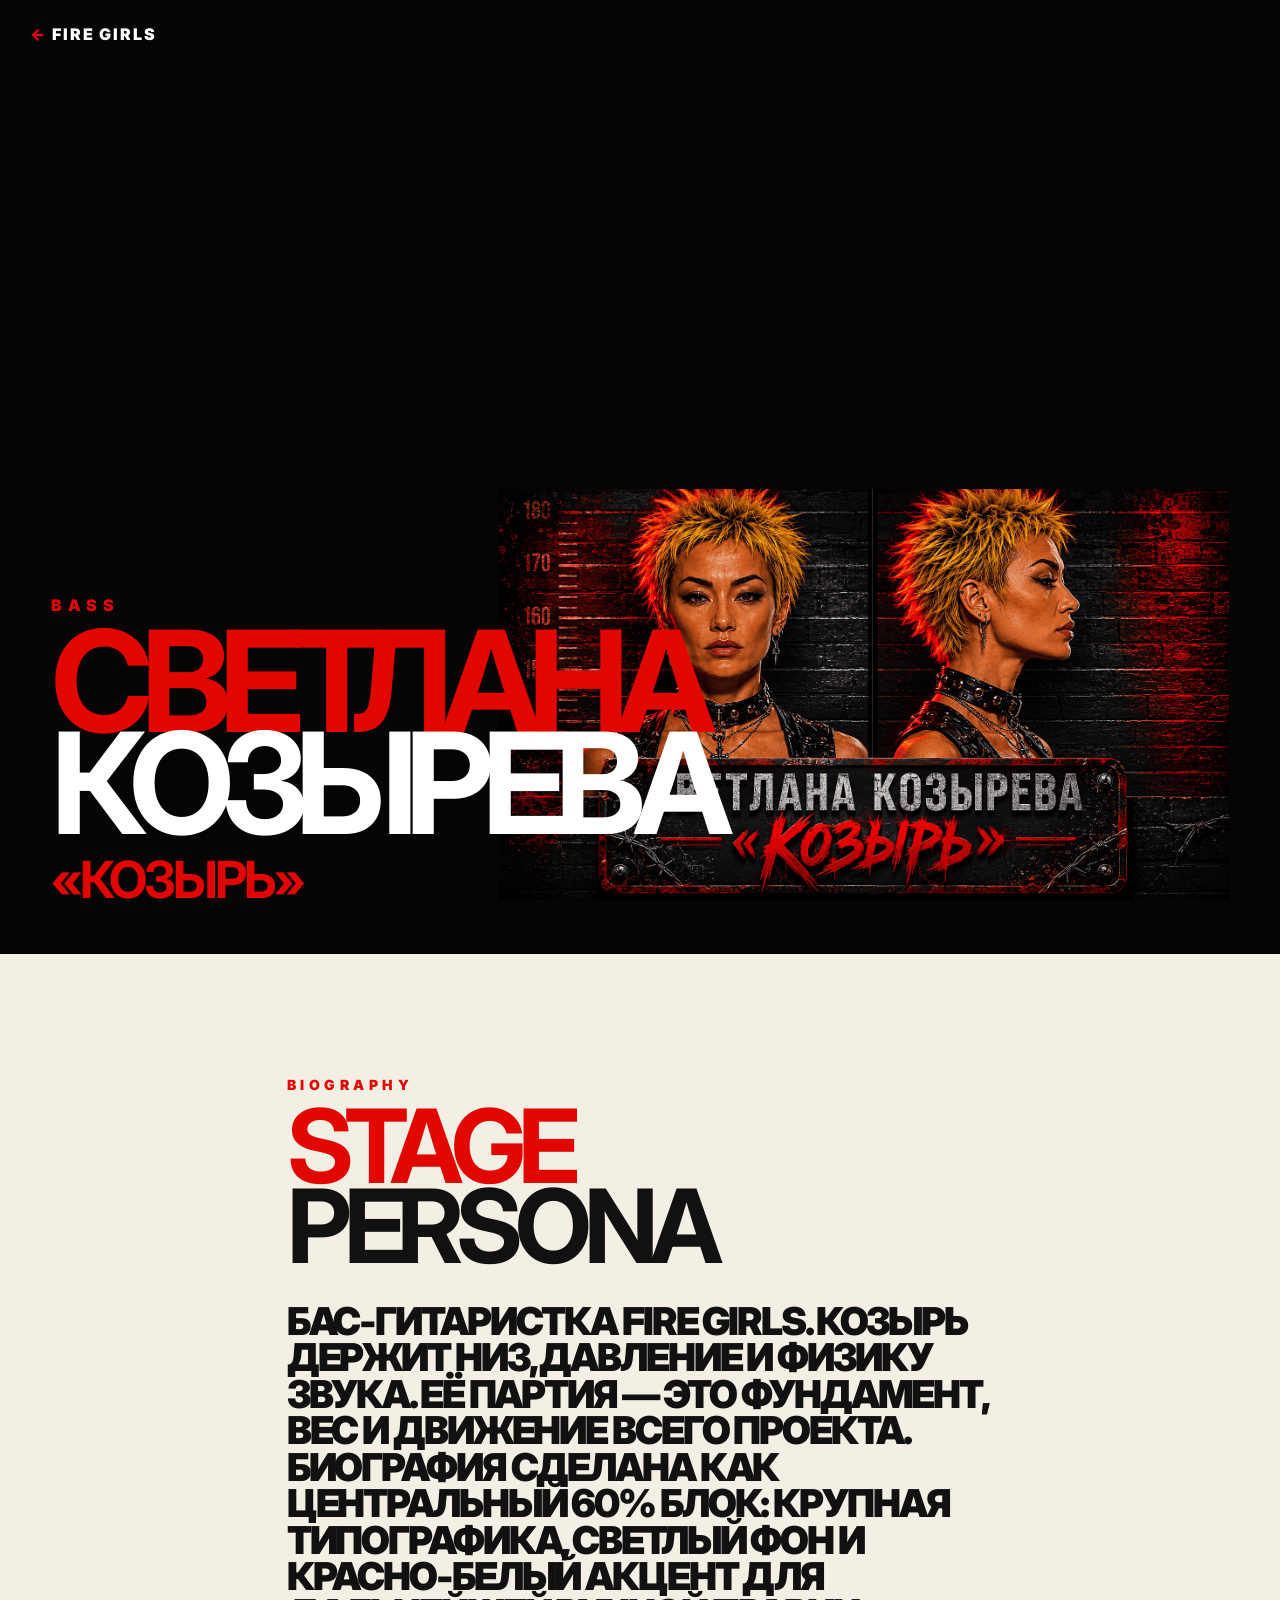
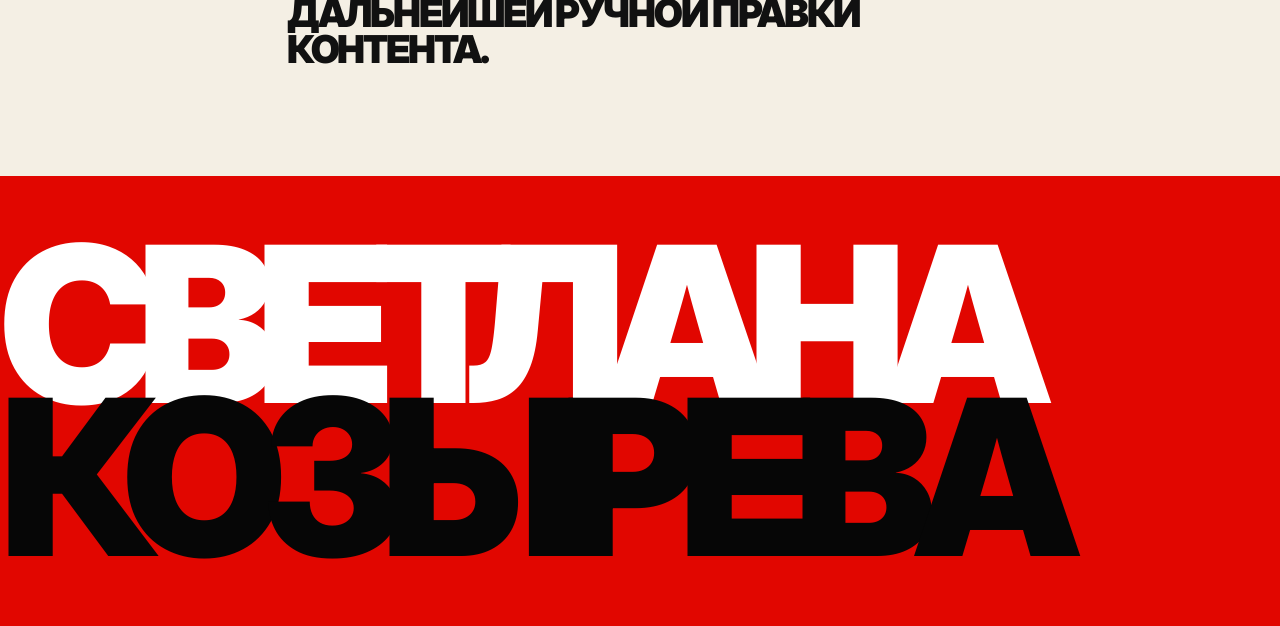
<file: bass.html>
<!doctype html>
<html lang="ru">
<head>
  <meta charset="utf-8" />
  <meta name="viewport" content="width=device-width, initial-scale=1" />
  <title>Светлана Козырева — FIRE GIRLS</title>
  <link rel="preconnect" href="https://fonts.googleapis.com">
  <link rel="preconnect" href="https://fonts.gstatic.com" crossorigin>
  <link href="https://fonts.googleapis.com/css2?family=Bebas+Neue&family=Inter:wght@500;700;900&display=swap" rel="stylesheet">
  <link rel="stylesheet" href="assets/css/style.css" />
</head>
<body class="detail-main">
  <a class="back-link" href="index.html#team"><span>←</span> FIRE GIRLS</a>
  <main>
    <section class="detail-hero">
      <div class="detail-hero-title">
        <p>Bass</p>
        <h1><span>Светлана</span><br>Козырева</h1>
        <strong>«Козырь»</strong>
      </div>
      <img class="detail-hero-img" src="assets/img/detail/bass.png" alt="Светлана Козырева">
    </section>
    <section class="detail-bio">
      <div class="detail-bio-inner">
        <p>Biography</p>
        <h2><span>Stage</span> Persona</h2>
        <div class="text">Бас-гитаристка Fire Girls. Козырь держит низ, давление и физику звука. Её партия — это фундамент, вес и движение всего проекта. Биография сделана как центральный 60% блок: крупная типографика, светлый фон и красно-белый акцент для дальнейшей ручной правки контента.</div>
      </div>
    </section>
    <footer class="detail-footer"><div><span>Светлана</span> Козырева</div></footer>
  </main>
</body>
</html>
</file>
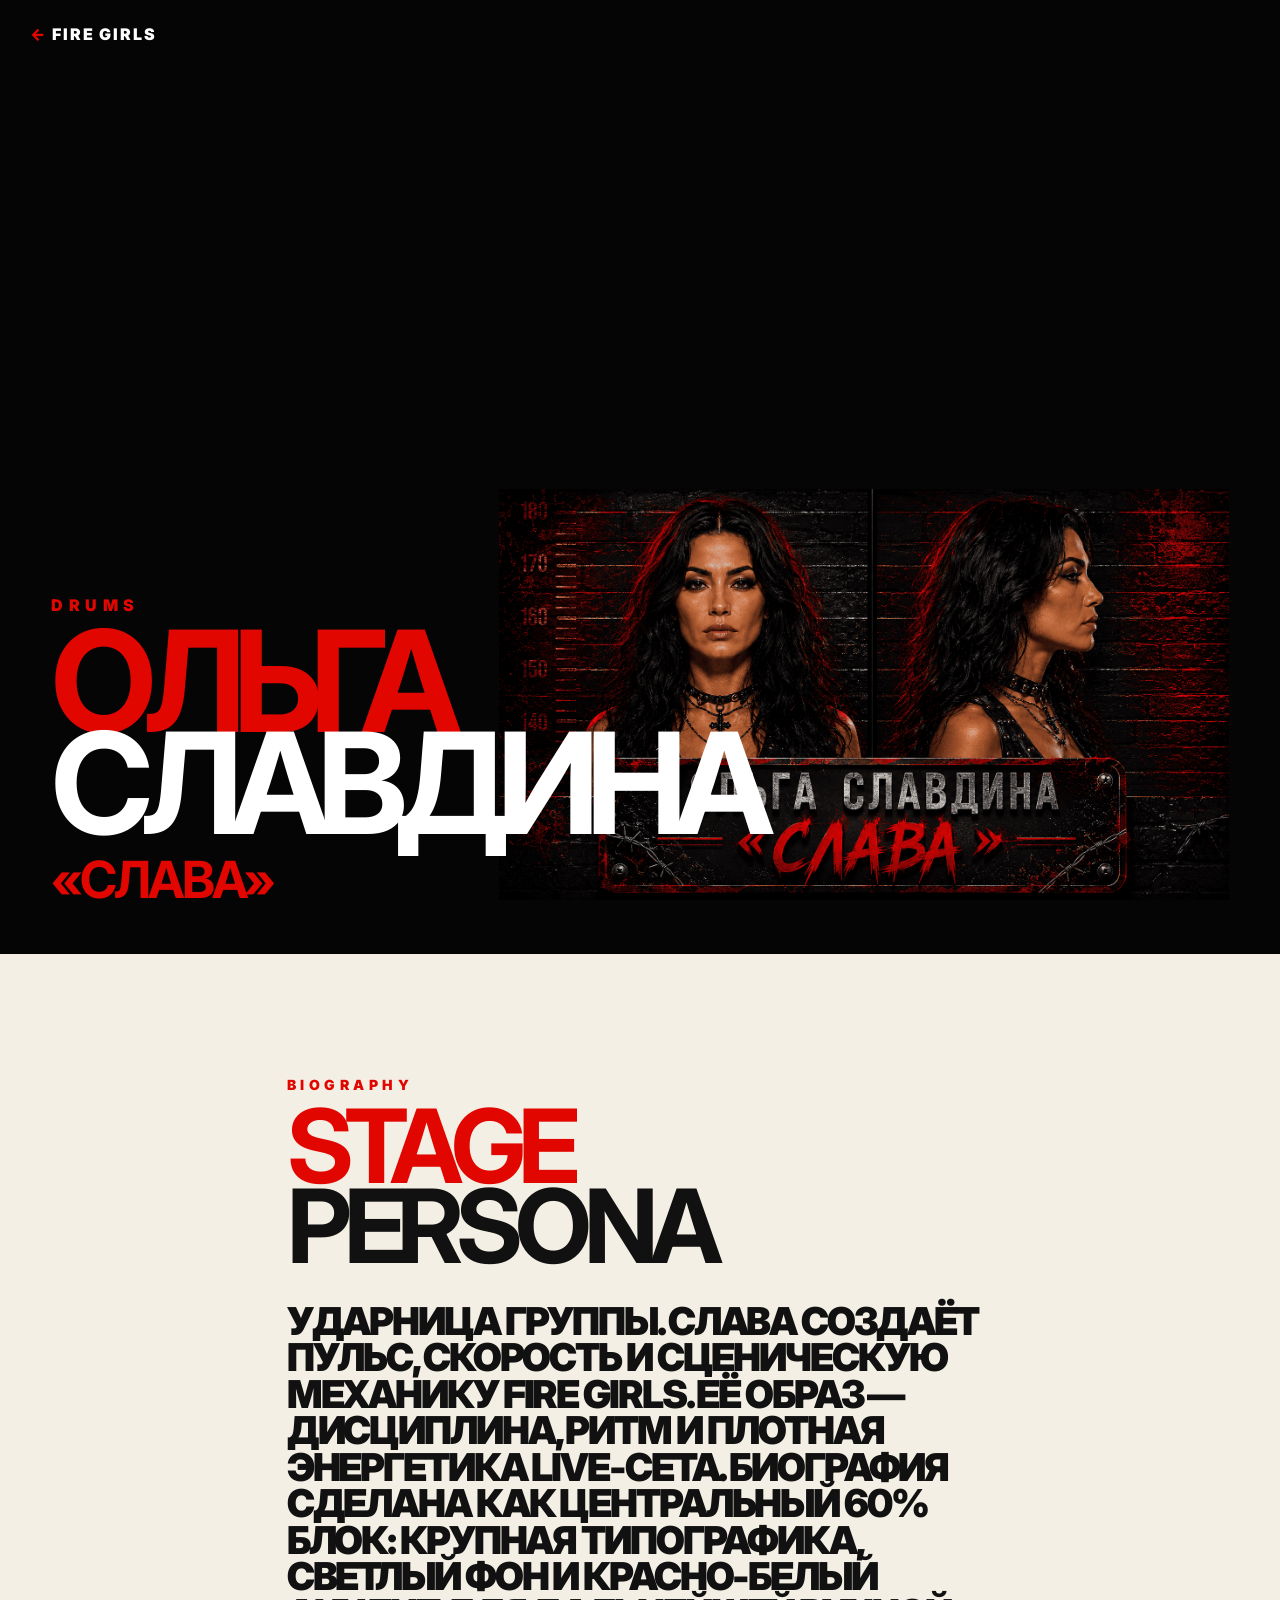
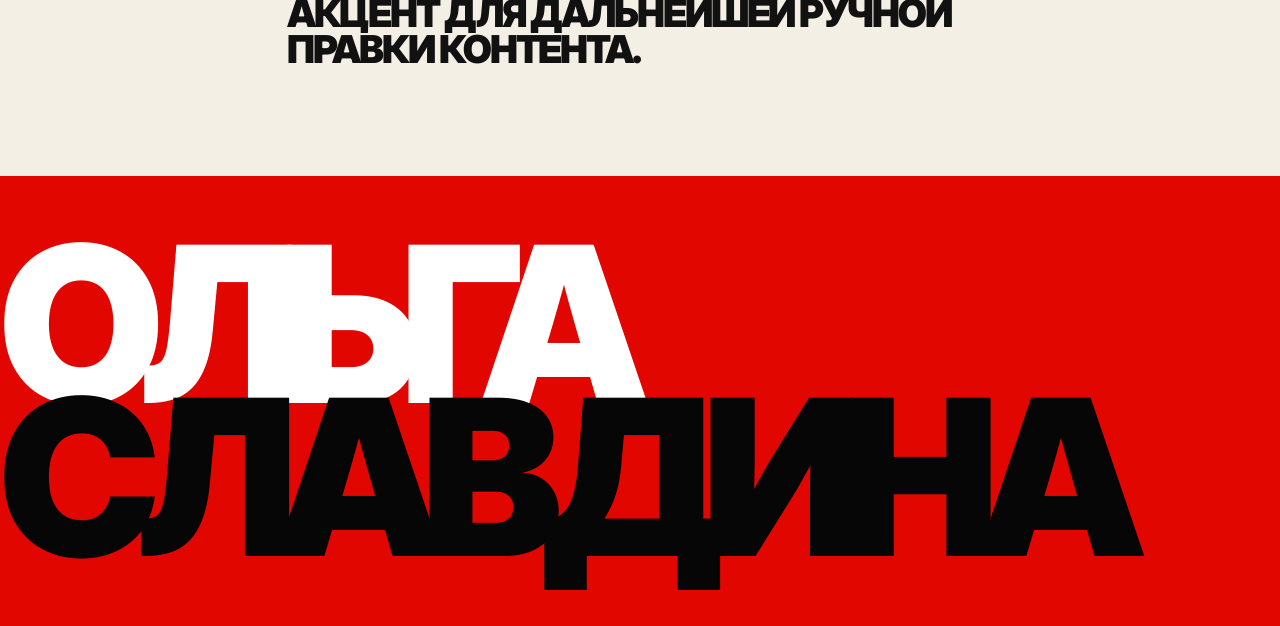
<file: drums.html>
<!doctype html>
<html lang="ru">
<head>
  <meta charset="utf-8" />
  <meta name="viewport" content="width=device-width, initial-scale=1" />
  <title>Ольга Славдина — FIRE GIRLS</title>
  <link rel="preconnect" href="https://fonts.googleapis.com">
  <link rel="preconnect" href="https://fonts.gstatic.com" crossorigin>
  <link href="https://fonts.googleapis.com/css2?family=Bebas+Neue&family=Inter:wght@500;700;900&display=swap" rel="stylesheet">
  <link rel="stylesheet" href="assets/css/style.css" />
</head>
<body class="detail-main">
  <a class="back-link" href="index.html#team"><span>←</span> FIRE GIRLS</a>
  <main>
    <section class="detail-hero">
      <div class="detail-hero-title">
        <p>Drums</p>
        <h1><span>Ольга</span><br>Славдина</h1>
        <strong>«Слава»</strong>
      </div>
      <img class="detail-hero-img" src="assets/img/detail/drums.png" alt="Ольга Славдина">
    </section>
    <section class="detail-bio">
      <div class="detail-bio-inner">
        <p>Biography</p>
        <h2><span>Stage</span> Persona</h2>
        <div class="text">Ударница группы. Слава создаёт пульс, скорость и сценическую механику Fire Girls. Её образ — дисциплина, ритм и плотная энергетика live-сета. Биография сделана как центральный 60% блок: крупная типографика, светлый фон и красно-белый акцент для дальнейшей ручной правки контента.</div>
      </div>
    </section>
    <footer class="detail-footer"><div><span>Ольга</span> Славдина</div></footer>
  </main>
</body>
</html>
</file>
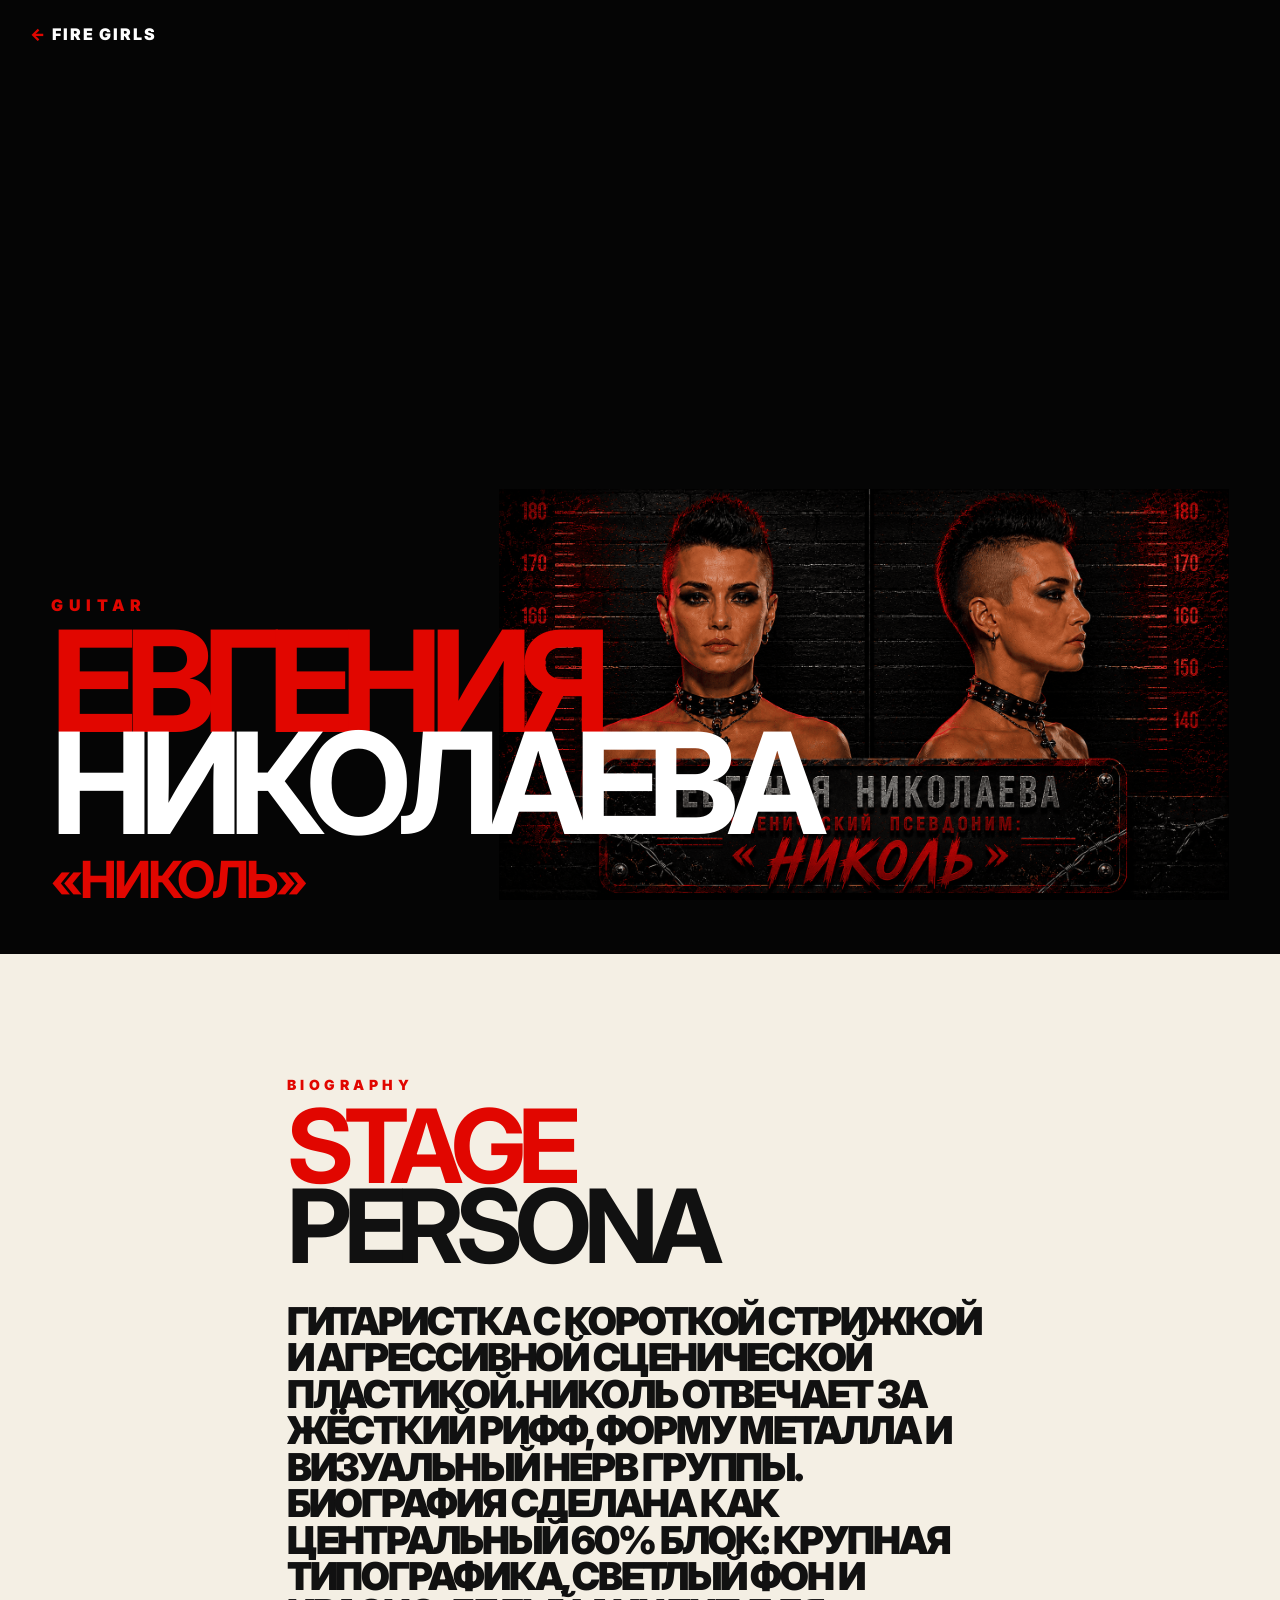
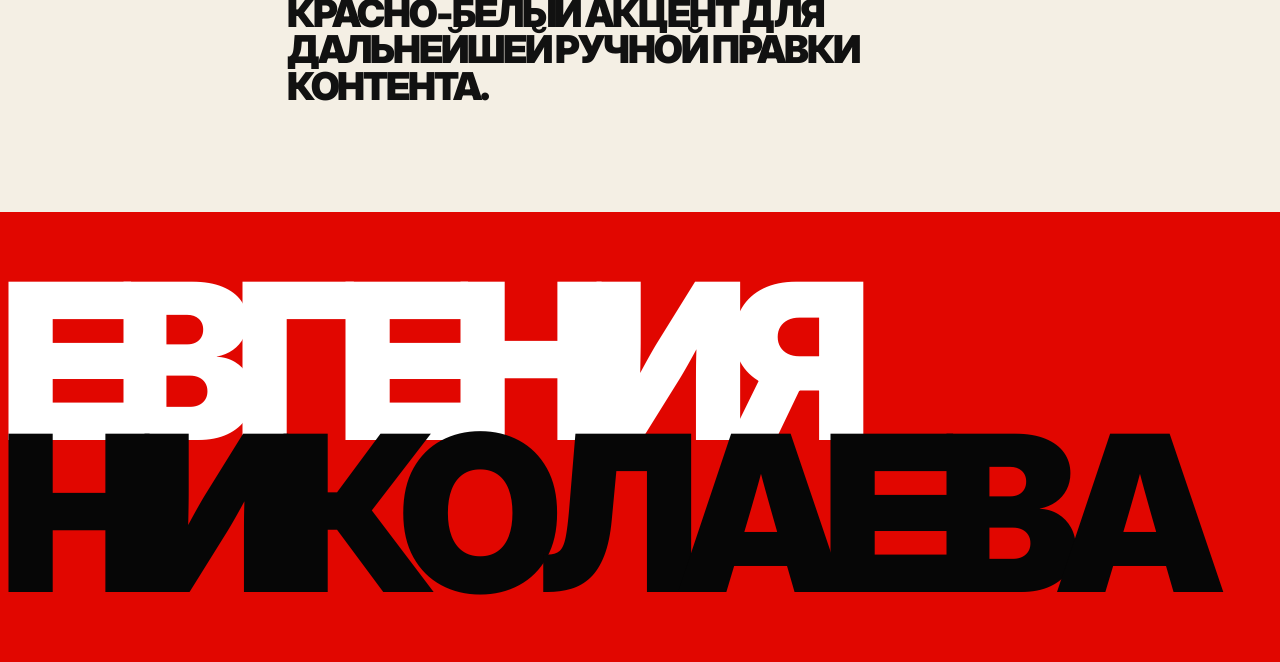
<file: guitar.html>
<!doctype html>
<html lang="ru">
<head>
  <meta charset="utf-8" />
  <meta name="viewport" content="width=device-width, initial-scale=1" />
  <title>Евгения Николаева — FIRE GIRLS</title>
  <link rel="preconnect" href="https://fonts.googleapis.com">
  <link rel="preconnect" href="https://fonts.gstatic.com" crossorigin>
  <link href="https://fonts.googleapis.com/css2?family=Bebas+Neue&family=Inter:wght@500;700;900&display=swap" rel="stylesheet">
  <link rel="stylesheet" href="assets/css/style.css" />
</head>
<body class="detail-main">
  <a class="back-link" href="index.html#team"><span>←</span> FIRE GIRLS</a>
  <main>
    <section class="detail-hero">
      <div class="detail-hero-title">
        <p>Guitar</p>
        <h1><span>Евгения</span><br>Николаева</h1>
        <strong>«Николь»</strong>
      </div>
      <img class="detail-hero-img" src="assets/img/detail/guitar.png" alt="Евгения Николаева">
    </section>
    <section class="detail-bio">
      <div class="detail-bio-inner">
        <p>Biography</p>
        <h2><span>Stage</span> Persona</h2>
        <div class="text">Гитаристка с короткой стрижкой и агрессивной сценической пластикой. Николь отвечает за жёсткий рифф, форму металла и визуальный нерв группы. Биография сделана как центральный 60% блок: крупная типографика, светлый фон и красно-белый акцент для дальнейшей ручной правки контента.</div>
      </div>
    </section>
    <footer class="detail-footer"><div><span>Евгения</span> Николаева</div></footer>
  </main>
</body>
</html>
</file>
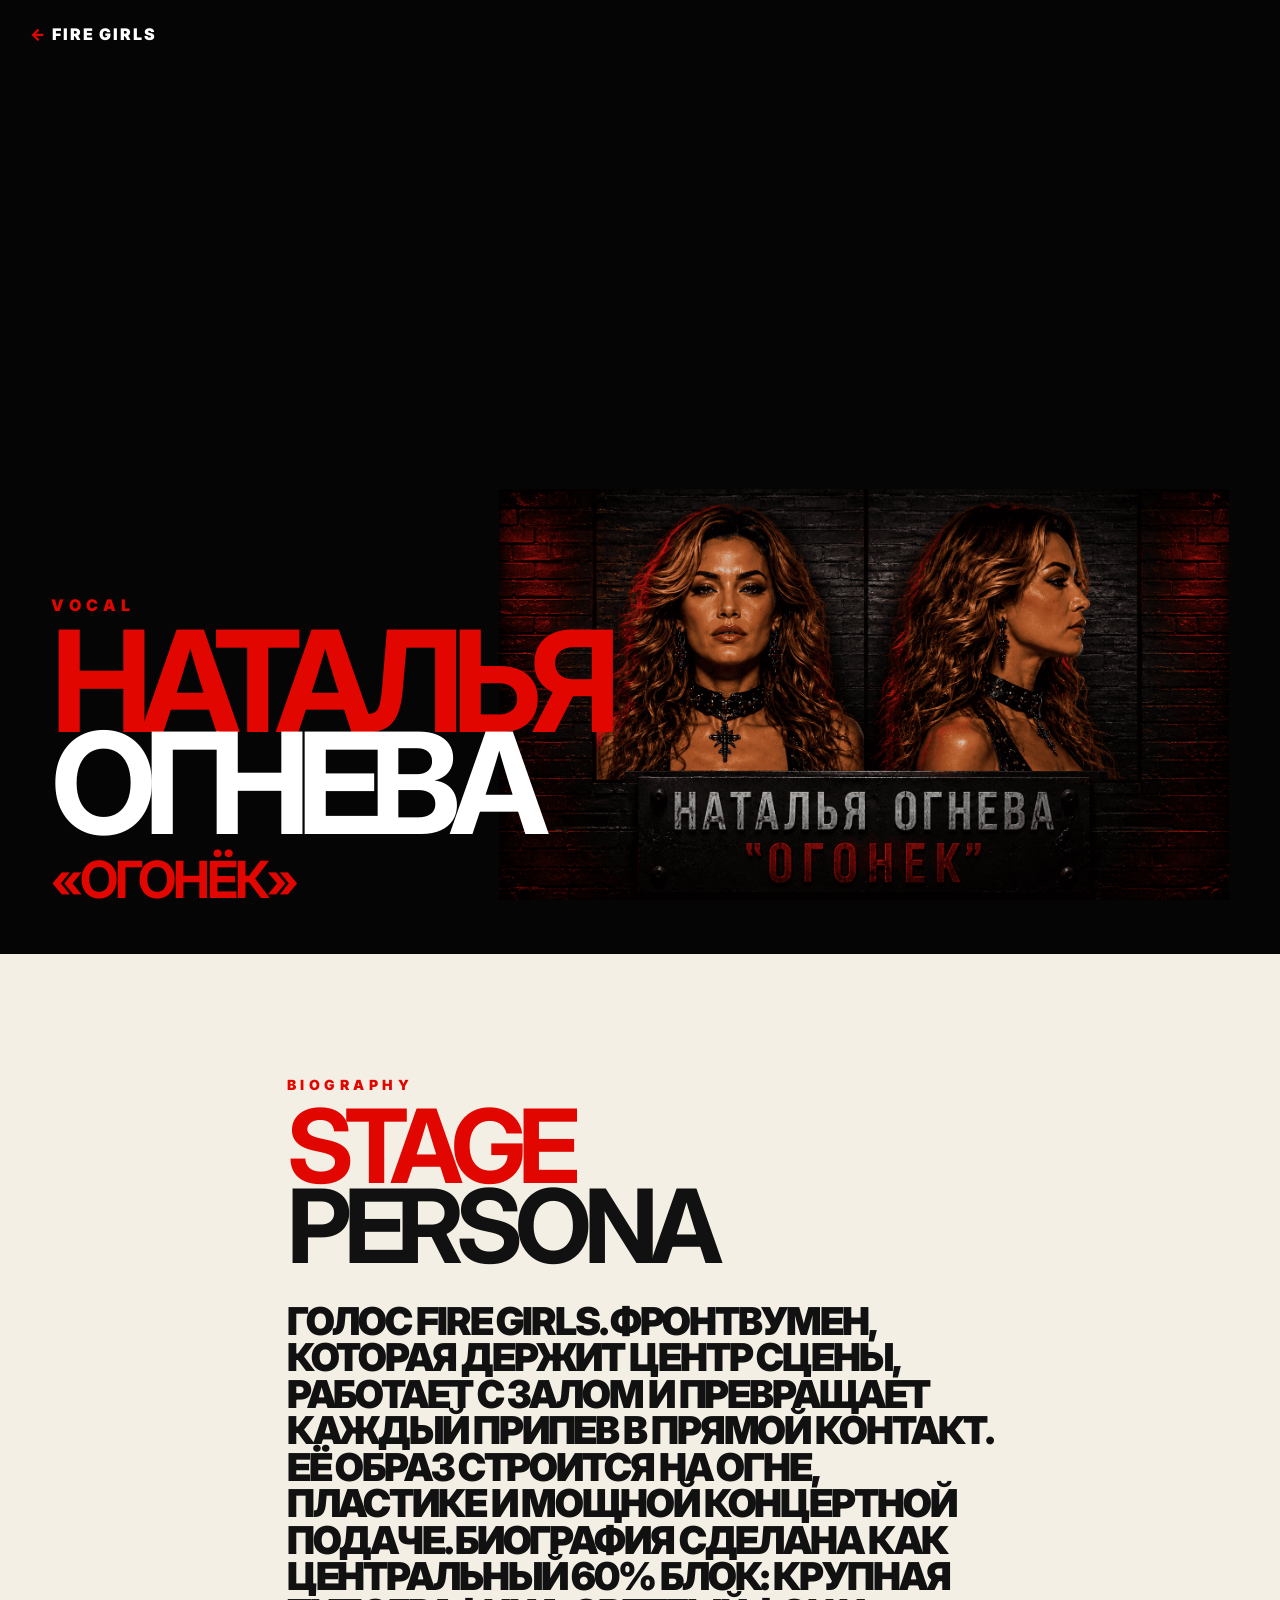
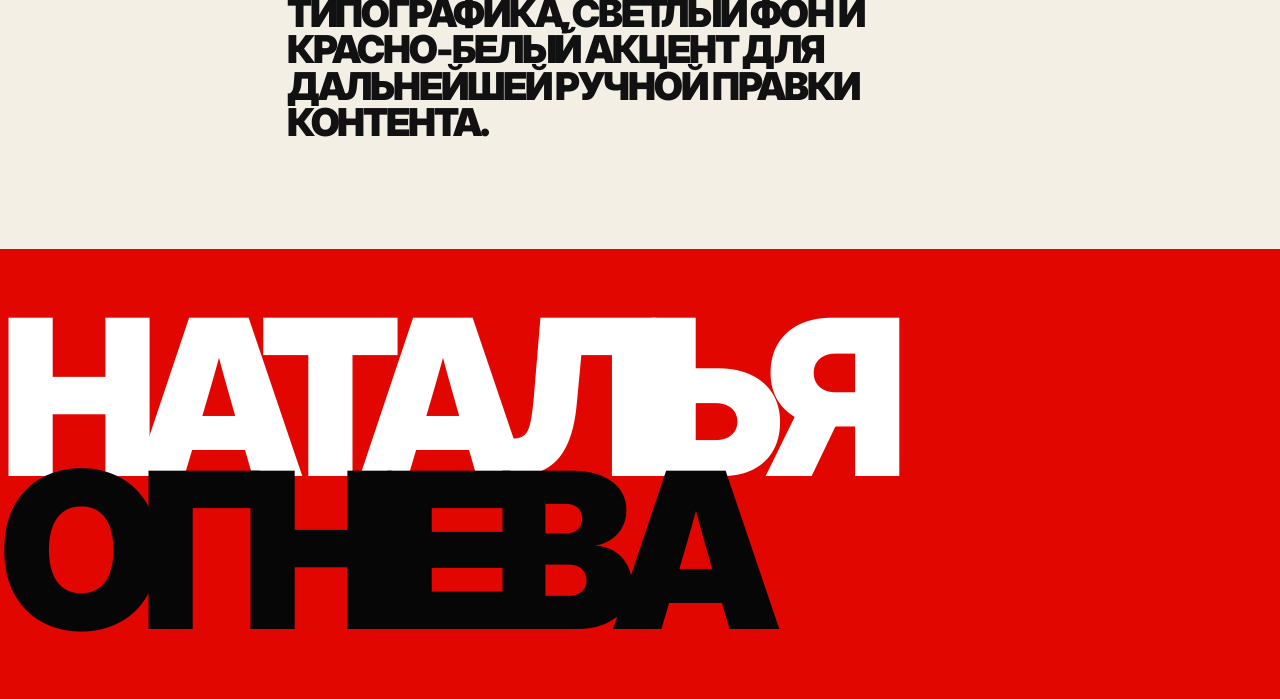
<file: vocal.html>
<!doctype html>
<html lang="ru">
<head>
  <meta charset="utf-8" />
  <meta name="viewport" content="width=device-width, initial-scale=1" />
  <title>Наталья Огнева — FIRE GIRLS</title>
  <link rel="preconnect" href="https://fonts.googleapis.com">
  <link rel="preconnect" href="https://fonts.gstatic.com" crossorigin>
  <link href="https://fonts.googleapis.com/css2?family=Bebas+Neue&family=Inter:wght@500;700;900&display=swap" rel="stylesheet">
  <link rel="stylesheet" href="assets/css/style.css" />
</head>
<body class="detail-main">
  <a class="back-link" href="index.html#team"><span>←</span> FIRE GIRLS</a>
  <main>
    <section class="detail-hero">
      <div class="detail-hero-title">
        <p>Vocal</p>
        <h1><span>Наталья</span><br>Огнева</h1>
        <strong>«Огонёк»</strong>
      </div>
      <img class="detail-hero-img" src="assets/img/detail/vocal.png" alt="Наталья Огнева">
    </section>
    <section class="detail-bio">
      <div class="detail-bio-inner">
        <p>Biography</p>
        <h2><span>Stage</span> Persona</h2>
        <div class="text">Голос Fire Girls. Фронтвумен, которая держит центр сцены, работает с залом и превращает каждый припев в прямой контакт. Её образ строится на огне, пластике и мощной концертной подаче. Биография сделана как центральный 60% блок: крупная типографика, светлый фон и красно-белый акцент для дальнейшей ручной правки контента.</div>
      </div>
    </section>
    <footer class="detail-footer"><div><span>Наталья</span> Огнева</div></footer>
  </main>
</body>
</html>
</file>
<file: assets/css/style.css>
:root{
  --black:#050505;
  --white:#fff;
  --red:#e10600;
  --ivory:#f4efe4;
  --mx:0;
  --my:0;
}
*{box-sizing:border-box}
html{scroll-behavior:auto;background:var(--black)}
html,body{margin:0;min-height:100%;font-family:Inter,Arial,sans-serif;color:var(--white);overflow-x:hidden}
body{background:var(--black)}
a{color:inherit;text-decoration:none}button{font:inherit;color:inherit;background:none;border:0;cursor:pointer}
img,video{display:block;max-width:100%}
.cursor-dot{position:fixed;left:0;top:0;width:12px;height:12px;border-radius:50%;background:#fff;z-index:500;pointer-events:none;mix-blend-mode:difference;transform:translate(-50%,-50%)}
.topbar{position:fixed;inset:0 0 auto 0;height:72px;z-index:100;display:flex;align-items:center;justify-content:space-between;padding:22px 30px;pointer-events:none}.brand,.topnav{pointer-events:auto}.brand{font-weight:900;font-size:30px;line-height:1;letter-spacing:-.06em;text-transform:uppercase}.brand span{color:var(--red)}.topnav{display:flex;align-items:center;gap:22px;font-size:13px;font-weight:900;letter-spacing:.06em;text-transform:uppercase}.burger{width:34px;height:22px;display:flex;flex-direction:column;justify-content:space-between;padding:0}.burger span{display:block;height:3px;background:#fff}
.hero-scene{position:relative;width:100vw;height:100vh;overflow:hidden;perspective:1800px;background:#f2f2ee;isolation:isolate}.scene-camera{position:absolute;inset:0;transform-style:preserve-3d;transform:rotateY(calc(var(--mx)*4deg)) rotateX(calc(var(--my)*-3deg));transition:transform .18s linear;will-change:transform}.layer{position:absolute;user-select:none;-webkit-user-drag:none;pointer-events:none;max-width:none;object-fit:contain;transform-style:preserve-3d}.layer-bg{inset:0;width:100vw;height:100vh;object-fit:cover;transform:translateZ(-360px) scale(1.24)}.layer-mid{left:50%;bottom:5vh;height:90vh;width:auto;transform:translateX(-50%) translateZ(-120px) scale(.92)}.layer-girl{bottom:5vh;height:90vh;width:auto}.layer-left{left:4vw;transform:translateZ(90px)}.layer-right{right:3vw;transform:translateZ(130px)}.layer-front{left:50%;transform:translateX(-50%) translateZ(260px);z-index:7}.hero-title{position:absolute;left:50%;bottom:7vh;transform:translateX(-50%) translateZ(420px);z-index:10;font-family:'Bebas Neue',Impact,sans-serif;font-size:clamp(180px,32vw,520px);line-height:.76;letter-spacing:-.04em;white-space:nowrap;color:#fff;pointer-events:none}.hero-title span{color:var(--red)}.hero-copy{position:absolute;left:30px;bottom:36px;z-index:30;max-width:320px;text-transform:uppercase;color:#fff;font-weight:900;letter-spacing:-.04em}.hero-copy .kicker{margin:0 0 8px;color:var(--red);font-size:34px;line-height:.9}.hero-copy p:last-child{margin:0;font-size:16px;line-height:1.2;letter-spacing:.01em}.scroll-next{position:absolute;right:30px;bottom:32px;z-index:40;font-size:12px;font-weight:900;letter-spacing:.22em;color:#fff;text-transform:uppercase}
.about-section{min-height:100vh;display:grid;grid-template-columns:30% 70%;background:var(--ivory);color:#111;padding:10vh 5vw;overflow:hidden}.about-title{font-size:clamp(70px,10vw,180px);line-height:.78;font-weight:900;letter-spacing:-.08em;text-transform:uppercase;writing-mode:vertical-rl;transform:rotate(180deg)}.about-title span{color:var(--red)}.about-title strong{color:#fff;-webkit-text-stroke:2px #111}.about-copy{align-self:center;max-width:1080px;font-size:clamp(32px,4vw,78px);line-height:.95;font-weight:900;letter-spacing:-.06em;text-transform:uppercase}.about-copy p{margin:0 0 .45em}.about-copy span{color:var(--red)}.about-copy b{color:#fff;background:var(--red);padding:0 .12em}
.team-section{min-height:100vh;background:#050505;color:#fff;position:relative;padding:10vh 4vw;overflow:hidden}.team-bg-title{position:absolute;inset:8vh 0 auto 0;text-align:center;font-size:clamp(90px,18vw,320px);line-height:.75;font-weight:900;letter-spacing:-.09em;text-transform:uppercase;opacity:.13;pointer-events:none}.team-bg-title span{color:var(--red)}.team-head{position:relative;z-index:2;margin-bottom:7vh}.team-head p{color:var(--red);font-size:14px;letter-spacing:.3em;text-transform:uppercase}.team-head h2{font-size:clamp(60px,10vw,180px);line-height:.8;margin:0;letter-spacing:-.08em;text-transform:uppercase}.team-head h2 span{color:var(--red)}.team-grid{position:relative;z-index:3;display:grid;grid-template-columns:repeat(4,1fr);gap:22px}.team-card{position:relative;display:block;height:68vh;overflow:hidden;text-decoration:none;color:#fff;background:#111;cursor:none}.team-card img{width:100%;height:100%;object-fit:cover;transition:transform 1.2s cubic-bezier(.16,1,.3,1)}.team-card::after{content:"";position:absolute;inset:0;border:1px solid rgba(255,255,255,.35);pointer-events:none}.team-card:hover img{transform:scale(1.08)}.team-card h3{position:absolute;left:22px;bottom:48px;z-index:3;margin:0;font-size:28px;line-height:.9;letter-spacing:-.04em;text-transform:uppercase}.team-card p{position:absolute;left:22px;bottom:22px;z-index:3;margin:0;color:var(--red);font-size:13px;letter-spacing:.25em;text-transform:uppercase}.team-cursor{position:absolute;left:50%;top:50%;width:132px;height:132px;transform:translate(-50%,-50%) scale(.7);border:1px solid rgba(255,255,255,.95);outline:1px solid rgba(125,190,255,.7);outline-offset:7px;border-radius:50%;display:grid;place-items:center;opacity:0;z-index:5;transition:.45s cubic-bezier(.16,1,.3,1);background:rgba(255,255,255,.1);backdrop-filter:blur(8px)}.team-cursor:before,.team-cursor:after{content:"✦";position:absolute;top:50%;transform:translateY(-50%);color:#fff;font-size:14px}.team-cursor:before{left:-18px}.team-cursor:after{right:-18px}.team-cursor .top,.team-cursor .bottom{position:absolute;font-size:10px;letter-spacing:.22em;color:#fff}.team-cursor .top{top:18px}.team-cursor .bottom{bottom:18px}.team-cursor strong{font-size:16px;font-weight:900;text-transform:uppercase}.team-card:hover .team-cursor{opacity:1;transform:translate(-50%,-50%) scale(1)}
.curtain-section{height:130vh;position:relative;background:#090909;overflow:hidden;display:grid;place-items:center}.curtain-bg{position:absolute;inset:0}.curtain-bg img{width:100%;height:100%;object-fit:cover;filter:saturate(1.08)}.glass-curtain{position:absolute;top:0;width:52vw;height:100%;z-index:3;background:rgba(255,255,255,.13);backdrop-filter:blur(18px);-webkit-backdrop-filter:blur(18px);border:1px solid rgba(255,255,255,.22)}.curtain-left{left:0;transform-origin:left center}.curtain-right{right:0;transform-origin:right center}.curtain-center{position:relative;z-index:5;text-align:center;text-transform:uppercase;max-width:80vw}.curtain-center p{margin:0 0 1rem;color:var(--red);font-size:13px;font-weight:900;letter-spacing:.35em}.curtain-center h2{font-size:clamp(80px,17vw,280px);line-height:.75;margin:0;letter-spacing:-.08em;font-weight:900}.curtain-center h2 span{color:var(--red)}.curtain-center strong{display:block;margin-top:24px;font-size:clamp(16px,1.8vw,32px);font-weight:900;color:#fff}.side-type{position:absolute;z-index:6;top:50%;font-size:clamp(38px,5vw,96px);line-height:.8;font-weight:900;letter-spacing:-.06em;text-transform:uppercase;white-space:nowrap;color:#fff}.side-type span{color:var(--red)}.side-left{left:2vw;transform:translateY(-50%) rotate(-90deg);transform-origin:left center}.side-right{right:2vw;transform:translateY(-50%) rotate(90deg);transform-origin:right center}
.horizontal-section{height:360vh;position:relative;background:#050505;color:#fff}.horizontal-sticky{position:sticky;top:0;height:100vh;overflow:hidden}.horizontal-head{position:absolute;left:4vw;top:8vh;z-index:5;text-transform:uppercase;font-weight:900;letter-spacing:-.06em}.horizontal-head span{display:block;color:var(--red);font-size:15px;letter-spacing:.3em}.horizontal-head strong{display:block;font-size:clamp(58px,9vw,160px);line-height:.78}.horizontal-track{height:100%;display:flex;align-items:flex-end;gap:4vw;padding:0 8vw 8vh 42vw;will-change:transform}.h-panel{width:72vw;height:72vh;flex:0 0 auto;position:relative;overflow:hidden;padding:4vw;display:grid;grid-template-columns:42% 58%;align-items:end;gap:3vw}.h-panel.red{background:var(--red);color:#fff}.h-panel.black{background:#111;color:#fff}.h-panel.ivory{background:var(--ivory);color:#111}.h-panel>span{position:absolute;left:4vw;top:4vw;font-size:14px;font-weight:900;letter-spacing:.25em}.h-panel h2{margin:0;font-size:clamp(70px,10vw,180px);line-height:.75;letter-spacing:-.08em;text-transform:uppercase}.h-panel p{margin:0 0 1rem;font-size:clamp(18px,2vw,36px);line-height:1;font-weight:900;text-transform:uppercase;letter-spacing:-.04em}.h-panel img{position:absolute;right:0;top:0;width:52%;height:100%;object-fit:cover}
.big-photo-section{min-height:100vh;position:relative;display:grid;grid-template-columns:40% 60%;align-items:center;padding:8vh 4vw;background:#0b0b0b;color:#fff;overflow:hidden}.big-photo-section.photo-two{grid-template-columns:60% 40%;background:var(--red);color:#000}.big-photo-section img{width:100%;height:84vh;object-fit:cover}.big-photo-copy{position:relative;z-index:2;text-transform:uppercase}.big-photo-copy.right{padding-left:4vw}.big-photo-copy p{margin:0 0 1rem;color:var(--red);font-size:14px;font-weight:900;letter-spacing:.3em}.photo-two .big-photo-copy p{color:#fff}.big-photo-copy h2{margin:0;font-size:clamp(80px,12vw,210px);line-height:.75;letter-spacing:-.08em}.big-photo-copy h2 span{color:var(--red)}.photo-two .big-photo-copy h2 span{color:#fff}
.video-section{min-height:100vh;background:#050505;color:#fff;display:grid;grid-template-columns:60% 40%;gap:4vw;align-items:center;padding:10vh 4vw}.video-box video{width:100%;height:70vh;object-fit:cover;background:#111}.video-copy{text-transform:uppercase}.video-copy p,.audio-title p{color:var(--red);font-size:14px;font-weight:900;letter-spacing:.3em}.video-copy h2,.audio-title h2{font-size:clamp(60px,8vw,150px);line-height:.78;margin:0 0 24px;letter-spacing:-.08em}.video-copy h2 span,.audio-title h2 span{color:var(--red)}.video-copy strong{display:block;font-size:28px;line-height:1;margin-bottom:24px}.video-copy>span{display:block;font-size:20px;line-height:1.15;max-width:540px}.audio-section{min-height:90vh;background:var(--ivory);color:#111;display:grid;grid-template-columns:44% 56%;align-items:center;padding:10vh 4vw}.audio-player{height:260px;border:1px solid #111;display:flex;align-items:center;gap:32px;padding:40px;background:#fff}.audio-btn{width:120px;height:120px;border-radius:50%;background:var(--red);color:#fff;font-weight:900;letter-spacing:.1em}.wave{height:140px;flex:1;display:flex;align-items:center;gap:10px}.wave i{display:block;width:10px;height:40px;background:#111;animation:wave 1.2s infinite ease-in-out;animation-play-state:paused}.audio-player.is-playing .wave i{animation-play-state:running}.wave i:nth-child(2n){height:80px;animation-delay:.1s}.wave i:nth-child(3n){height:120px;animation-delay:.2s}.wave i:nth-child(4n){height:55px;animation-delay:.3s}@keyframes wave{0%,100%{transform:scaleY(.45)}50%{transform:scaleY(1)}}.footer{height:55vh;background:var(--red);color:#060606;display:flex;align-items:center;justify-content:center;overflow:hidden}.footer div{font-size:clamp(100px,24vw,420px);font-weight:900;line-height:.7;letter-spacing:-.1em;text-transform:uppercase}.footer span{color:#fff}.reveal-up{opacity:0;transform:translateY(60px)}
@media(max-width:900px){.topnav a,.plain-btn{display:none}.about-section,.video-section,.audio-section,.big-photo-section,.big-photo-section.photo-two{grid-template-columns:1fr}.about-title{writing-mode:initial;transform:none;margin-bottom:6vh}.team-grid{grid-template-columns:1fr 1fr}.horizontal-track{padding-left:8vw}.h-panel{width:86vw;grid-template-columns:1fr;height:72vh}.h-panel img{opacity:.35;width:100%}.side-type{display:none}.layer-left{left:-20vw}.layer-right{right:-22vw}.layer-front{height:88vh}.hero-title{font-size:clamp(130px,42vw,280px);bottom:12vh}}@media(max-width:560px){.team-grid{grid-template-columns:1fr}.team-card{height:64vh}.cursor-dot{display:none}}

/* ===== V2: menu curtains moved out of page content ===== */
.menu-curtains{position:fixed;inset:0;z-index:1000;display:grid;place-items:center;overflow:hidden;pointer-events:none;visibility:hidden;color:#fff;background:rgba(0,0,0,.08)}
.menu-curtains.is-open{pointer-events:auto;visibility:visible}.menu-glass{position:absolute;top:0;width:52vw;height:100%;background:rgba(15,15,15,.58);backdrop-filter:blur(22px);-webkit-backdrop-filter:blur(22px);border:1px solid rgba(255,255,255,.18);transition:transform .9s cubic-bezier(.16,1,.3,1)}
.menu-glass-left{left:0;transform:translateX(-102%)}.menu-glass-right{right:0;transform:translateX(102%)}.menu-curtains.is-open .menu-glass-left,.menu-curtains.is-open .menu-glass-right{transform:translateX(0)}
.menu-center{position:relative;z-index:4;text-align:center;text-transform:uppercase;opacity:0;transform:translateY(40px) scale(.96);transition:.75s cubic-bezier(.16,1,.3,1) .18s}.menu-curtains.is-open .menu-center{opacity:1;transform:none}.menu-center p{margin:0 0 12px;color:var(--red);font-weight:900;font-size:13px;letter-spacing:.38em}.menu-center h2{margin:0 0 4vh;font-size:clamp(70px,15vw,260px);line-height:.72;letter-spacing:-.09em}.menu-center h2 span{color:var(--red)}.menu-center nav{display:grid;gap:10px}.menu-center nav a{font-weight:900;font-size:clamp(30px,4vw,76px);line-height:.82;letter-spacing:-.06em}.menu-center nav a:hover{color:var(--red)}.menu-socials{margin-top:5vh;color:rgba(255,255,255,.72);font-size:13px;letter-spacing:.25em}.menu-close{position:absolute;right:34px;top:28px;z-index:7;color:#fff;font-weight:900;text-transform:uppercase;letter-spacing:.12em}.menu-side{position:absolute;z-index:5;top:50%;font-size:clamp(36px,5vw,100px);line-height:.8;font-weight:900;letter-spacing:-.06em;text-transform:uppercase;white-space:nowrap;color:#fff;opacity:0;transition:.75s cubic-bezier(.16,1,.3,1) .25s}.menu-curtains.is-open .menu-side{opacity:1}.menu-side span{color:var(--red)}.menu-side-left{left:2vw;transform:translateY(-50%) rotate(-90deg);transform-origin:left center}.menu-side-right{right:2vw;transform:translateY(-50%) rotate(90deg);transform-origin:right center}
body.menu-open{overflow:hidden}.team-card img{object-fit:contain;background:#030303;padding:0}.team-card:hover img{transform:scale(1.03)}
/* stronger horizontal pin/end stability */
.horizontal-section{height:360vh}.horizontal-track{padding-right:8vw}.horizontal-sticky{contain:paint}
.poster-section{min-height:100vh;position:relative;background:#111;color:#fff;display:grid;grid-template-columns:42% 58%;align-items:center;gap:4vw;padding:10vh 4vw;overflow:hidden}.poster-section img{width:100%;height:82vh;object-fit:cover}.poster-card{position:relative;z-index:2;text-transform:uppercase}.poster-card p{margin:0 0 1rem;color:var(--red);font-size:14px;font-weight:900;letter-spacing:.34em}.poster-card h2{margin:0;font-size:clamp(80px,12vw,210px);line-height:.72;letter-spacing:-.09em}.poster-card h2 span{color:var(--red)}.poster-info{margin-top:4vh;display:grid;gap:8px;font-weight:900;font-size:clamp(24px,3vw,56px);line-height:.9;letter-spacing:-.05em}.poster-info strong{color:#fff}.poster-info span{color:var(--red)}
.photo-gallery-section{min-height:100vh;background:#050505;color:#fff;padding:10vh 4vw}.photo-gallery-section h2{margin:0 0 6vh;font-size:clamp(80px,14vw,240px);line-height:.75;letter-spacing:-.09em;text-transform:uppercase}.photo-gallery-section h2 span{color:var(--red)}.photo-gallery-grid{display:grid;grid-template-columns:repeat(3,1fr);gap:20px}.photo-gallery-grid img{width:100%;height:70vh;object-fit:cover;background:#111}
/* detail pages */
.detail-main{background:#050505;color:#fff}.detail-hero{position:relative;min-height:100vh;overflow:hidden;display:grid;grid-template-columns:38% 62%;align-items:end;padding:12vh 4vw 6vh;background:#050505}.detail-hero-title{position:relative;z-index:3;text-transform:uppercase}.detail-hero-title p{margin:0 0 1rem;color:var(--red);font-weight:900;letter-spacing:.34em}.detail-hero-title h1{margin:0;font-size:clamp(74px,11vw,210px);line-height:.72;letter-spacing:-.09em}.detail-hero-title h1 span{color:var(--red)}.detail-hero-title strong{display:block;margin-top:24px;font-size:clamp(28px,4vw,72px);line-height:.82;color:var(--red);letter-spacing:-.06em}.detail-hero-img{height:88vh;width:100%;object-fit:contain;object-position:center bottom;align-self:end}.detail-bio{min-height:90vh;background:#f4efe4;color:#111;padding:12vh 4vw;display:grid;place-items:center}.detail-bio-inner{width:60%;max-width:1100px;text-transform:uppercase}.detail-bio-inner p:first-child{color:var(--red);font-weight:900;letter-spacing:.32em;font-size:14px}.detail-bio-inner h2{font-size:clamp(54px,8vw,148px);line-height:.78;letter-spacing:-.08em;margin:0 0 4vh}.detail-bio-inner h2 span{color:var(--red)}.detail-bio-inner .text{font-size:clamp(24px,3vw,54px);font-weight:900;line-height:.95;letter-spacing:-.055em}.detail-footer{height:50vh;background:var(--red);color:#060606;display:grid;place-items:center;overflow:hidden}.detail-footer div{font-weight:900;font-size:clamp(80px,17vw,300px);line-height:.7;letter-spacing:-.1em;text-transform:uppercase}.detail-footer span{color:#fff}.back-link{position:fixed;left:30px;top:24px;z-index:2000;font-weight:900;text-transform:uppercase;letter-spacing:.12em;color:#fff}.back-link span{color:var(--red)}
@media(max-width:900px){.poster-section,.detail-hero{grid-template-columns:1fr}.poster-section img,.detail-hero-img{height:70vh}.photo-gallery-grid{grid-template-columns:1fr}.detail-bio-inner{width:100%}.menu-side{display:none}}

/* ===== V3: English navigation, visible matte menu, exact horizontal, 3D projection blocks ===== */
.topbar{background:linear-gradient(to bottom, rgba(0,0,0,.42), rgba(0,0,0,0));}
.topnav a{position:relative}.topnav a span,.brand span,.split-red{color:var(--red)}
.menu-curtains{background:rgba(0,0,0,.28)}
.menu-glass{background:rgba(15,15,15,.72);backdrop-filter:blur(26px) saturate(1.22);-webkit-backdrop-filter:blur(26px) saturate(1.22);box-shadow:0 0 70px rgba(225,6,0,.22) inset}
.menu-center nav a{display:block}.menu-center nav a span{color:var(--red)}
.menu-center nav a:hover{transform:translateX(14px);transition:.35s cubic-bezier(.16,1,.3,1)}
.menu-side{opacity:.18}.menu-curtains.is-open .menu-side{opacity:.78}
.menu-close{padding:12px 18px;border:1px solid rgba(255,255,255,.24);background:rgba(255,255,255,.06);backdrop-filter:blur(12px)}

/* exact horizontal: ScrollTrigger controls duration, CSS does not create extra 360vh gap */
.horizontal-section{height:100vh;position:relative;background:#050505;color:#fff;overflow:hidden;margin:0}
.horizontal-sticky{height:100vh;overflow:hidden;position:relative;contain:paint}
.horizontal-track{height:100vh;display:flex;flex-wrap:nowrap;align-items:stretch;gap:0;padding:0;width:max-content;will-change:transform}
.h-panel{width:100vw;height:100vh;flex:0 0 100vw;display:grid;grid-template-columns:42% 58%;align-items:end;gap:3vw;padding:9vh 6vw 8vh 8vw;transform-style:preserve-3d;transition:transform .28s cubic-bezier(.16,1,.3,1)}
.h-panel img{position:absolute;right:0;top:0;width:58%;height:100%;object-fit:cover}.h-panel h2,.h-panel p,.h-panel>span,.h-arrow{position:relative;z-index:3;transform:translateZ(70px)}
.h-arrow{position:absolute;right:4vw;top:4vh;z-index:6;font-size:clamp(60px,8vw,140px);line-height:1;animation:arrowJump 1.1s ease-in-out infinite}@keyframes arrowJump{0%,100%{transform:translateZ(80px) translateX(0)}50%{transform:translateZ(80px) translateX(18px)}}

.team-card,.poster-card,.page-card,.merch-card,.booking-card{transition:transform .28s cubic-bezier(.16,1,.3,1)}
.team-card img{transform:translateZ(20px)}.team-card h3,.team-card p,.team-cursor{transform:translateZ(95px)}

.projection-section{min-height:112vh;position:relative;overflow:hidden;background:#050505;color:#fff;display:grid;grid-template-columns:44% 56%;align-items:center;padding:8vh 5vw;perspective:1800px;isolation:isolate}
.projection-section.ivory{background:#f4efe4;color:#080808}.projection-bg{position:absolute;inset:0;z-index:-2}.projection-bg img{width:100%;height:100%;object-fit:cover}.projection-section.ivory .projection-bg{opacity:.24}.projection-section.dark .projection-bg{opacity:.72}.projection-scene{position:relative;height:86vh;transform-style:preserve-3d;display:grid;place-items:end center}.projection-figure{max-height:86vh;max-width:100%;object-fit:contain;transform:rotateY(calc(var(--mx)*5deg)) rotateX(calc(var(--my)*-4deg)) translateZ(160px);filter:none}.projection-copy{text-transform:uppercase;position:relative;z-index:5}.projection-copy p{font-size:14px;letter-spacing:.34em;font-weight:900;color:var(--red)}.projection-title{margin:0;font-size:clamp(80px,12vw,220px);line-height:.74;letter-spacing:-.09em}.projection-title span{color:var(--red)}.projection-copy strong,.projection-copy em{display:block;font-style:normal;font-weight:900;font-size:clamp(24px,3vw,54px);line-height:.95;letter-spacing:-.055em;max-width:760px}.projection-copy em{color:var(--red);margin-top:22px}

.single-section{min-height:100vh;display:grid;grid-template-columns:55% 45%;align-items:center;background:#f4efe4;color:#090909;padding:8vh 5vw;overflow:hidden}.single-stage{height:76vh;display:grid;place-items:center;perspective:1400px}.cd-box{position:relative;width:min(44vw,560px);aspect-ratio:1/1;transform-style:preserve-3d;animation:cdBoxRotate 8s linear infinite}.cd-cover{position:absolute;inset:0;z-index:2;transform:translateZ(60px);overflow:hidden;border:1px solid rgba(0,0,0,.25);background:#111}.cd-cover img{width:100%;height:100%;object-fit:cover}.cd-disc{position:absolute;inset:8%;border-radius:50%;background:radial-gradient(circle at center,#f4efe4 0 7%,#111 8% 11%,#ccc 12% 18%,#777 19% 35%,#e8e8e8 36% 48%,#555 49% 100%);transform:translateX(35%) translateZ(-30px);box-shadow:0 30px 80px rgba(0,0,0,.25)}@keyframes cdBoxRotate{from{transform:rotateY(-18deg) rotateX(4deg)}to{transform:rotateY(342deg) rotateX(4deg)}}.single-copy{text-transform:uppercase;max-width:620px}.single-copy p{color:var(--red);letter-spacing:.28em;font-weight:900}.single-copy h2{margin:0 0 3vh;font-size:clamp(70px,10vw,180px);line-height:.78;letter-spacing:-.08em}.single-copy h2 span{color:var(--red)}.single-copy strong,.single-copy span:last-child{display:block;font-size:clamp(24px,3vw,54px);line-height:.95;font-weight:900;letter-spacing:-.05em}

.page-hero{min-height:100vh;background:#050505;color:#fff;display:grid;grid-template-columns:42% 58%;align-items:end;padding:14vh 5vw 8vh;position:relative;overflow:hidden}.page-hero:before{content:"";position:absolute;inset:0;background:url('../img/bg-city.jpg') center/cover no-repeat;opacity:.38}.page-hero-copy{position:relative;z-index:2;text-transform:uppercase}.page-hero-copy p{color:var(--red);font-weight:900;letter-spacing:.32em}.page-hero-copy h1{font-size:clamp(80px,13vw,240px);line-height:.72;letter-spacing:-.09em;margin:0}.page-hero-copy h1 span{color:var(--red)}.page-hero-copy strong{display:block;margin-top:26px;font-size:clamp(24px,3vw,58px);line-height:.9;letter-spacing:-.055em}.page-hero-img{position:relative;z-index:2;height:84vh;object-fit:contain;object-position:center bottom}.page-content{background:#f4efe4;color:#080808;padding:10vh 5vw}.page-grid{display:grid;grid-template-columns:repeat(3,1fr);gap:22px}.page-card,.merch-card,.booking-card{min-height:52vh;background:#050505;color:#fff;padding:32px;display:flex;flex-direction:column;justify-content:space-between;text-transform:uppercase;overflow:hidden}.page-card h2,.merch-card h2,.booking-card h2{margin:0;font-size:clamp(48px,6vw,118px);line-height:.78;letter-spacing:-.08em}.page-card h2 span,.merch-card h2 span,.booking-card h2 span{color:var(--red)}.page-card p,.merch-card p,.booking-card p{font-size:clamp(18px,2vw,34px);font-weight:900;line-height:.95;letter-spacing:-.045em}.merch-card img{height:42vh;object-fit:cover;margin:-32px -32px 26px}.booking-form{display:grid;gap:14px;margin-top:5vh}.booking-form input,.booking-form textarea{width:100%;padding:20px;background:#fff;border:1px solid #111;color:#111;font:900 18px Inter;text-transform:uppercase}.booking-form button{padding:20px;background:var(--red);color:#fff;font-weight:900;text-transform:uppercase;letter-spacing:.18em}

@media(max-width:900px){.projection-section,.single-section,.page-hero{grid-template-columns:1fr}.projection-scene,.single-stage{height:68vh}.projection-figure{max-height:68vh}.page-grid{grid-template-columns:1fr}.page-hero-img{height:64vh}.h-panel{grid-template-columns:1fr}.h-panel img{width:100%;opacity:.42}.single-copy{padding-top:4vh}.cd-box{width:78vw}}
</file>
